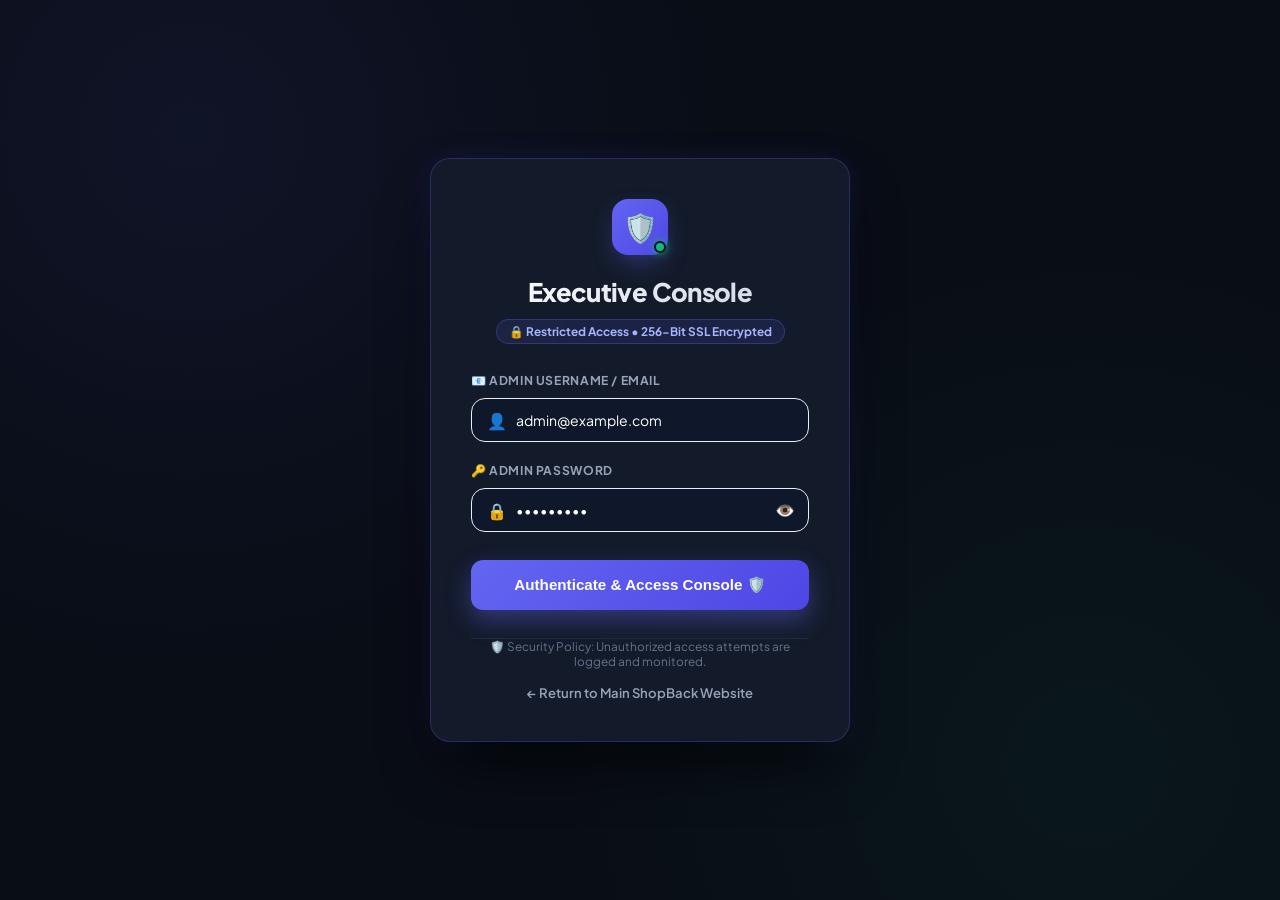
<file: frontend/admin.html>
<!DOCTYPE html>
<html lang="en">
<head>
    <meta charset="UTF-8">
    <meta name="viewport" content="width=device-width, initial-scale=1.0">
    <title>ShopBack — Executive Admin Console</title>
    <link rel="stylesheet" href="style.css?v=2.1.0">
    <link rel="preconnect" href="https://fonts.googleapis.com">
    <link rel="preconnect" href="https://fonts.gstatic.com" crossorigin>
    <link href="https://fonts.googleapis.com/css2?family=Plus+Jakarta+Sans:wght@400;500;600;700;800&family=Inter:wght@400;500;600;700;800&family=Fira+Code:wght@500;600&display=swap" rel="stylesheet">
    <script>
        (function() {
            if (localStorage.getItem('admin_access_token')) {
                document.documentElement.classList.add('admin-authed');
            }
        })();
    </script>
    <style>
        /* Zero-Flicker Instant Auth State Rules */
        html.admin-authed #admin-login-view {
            display: none !important;
        }
        html.admin-authed #admin-dashboard-view {
            display: block !important;
        }
        :root {
            --admin-bg: #090d16;
            --admin-card-bg: rgba(22, 30, 46, 0.85);
            --admin-card-border: rgba(255, 255, 255, 0.08);
            --admin-primary: #6366f1;
            --admin-primary-gradient: linear-gradient(135deg, #6366f1 0%, #4f46e5 100%);
            --admin-text-main: #f8fafc;
            --admin-text-muted: #94a3b8;
        }

        body {
            background-color: var(--admin-bg);
            background-image: 
                radial-gradient(circle at 15% 15%, rgba(99, 102, 241, 0.08) 0%, transparent 40%),
                radial-gradient(circle at 85% 85%, rgba(16, 185, 129, 0.06) 0%, transparent 40%);
            color: var(--admin-text-main);
            font-family: 'Plus Jakarta Sans', -apple-system, BlinkMacSystemFont, sans-serif;
            min-height: 100vh;
            margin: 0;
            padding: 0;
        }

        /* --- Login Screen --- */
        .admin-login-wrapper {
            min-height: 100vh;
            display: flex;
            align-items: center;
            justify-content: center;
            padding: 1.5rem;
        }
        .admin-login-card {
            width: 100%;
            max-width: 420px;
            background: var(--admin-card-bg);
            border: 1px solid var(--admin-card-border);
            border-radius: 20px;
            padding: 2.5rem;
            box-shadow: 0 25px 50px -12px rgba(0, 0, 0, 0.6);
            backdrop-filter: blur(20px);
        }
        .admin-brand-icon {
            width: 56px;
            height: 56px;
            border-radius: 16px;
            background: var(--admin-primary-gradient);
            display: flex;
            align-items: center;
            justify-content: center;
            font-size: 1.75rem;
            margin: 0 auto 1.25rem auto;
            box-shadow: 0 10px 25px -5px rgba(99, 102, 241, 0.4);
        }

        /* --- Executive Top Bar --- */
        .admin-header-nav {
            background: rgba(15, 23, 42, 0.95);
            border-bottom: 1px solid var(--admin-card-border);
            backdrop-filter: blur(16px);
            padding: 0.85rem 2rem;
            display: flex;
            align-items: center;
            justify-content: space-between;
            position: sticky;
            top: 0;
            z-index: 100;
        }
        .admin-logo-area {
            display: flex;
            align-items: center;
            gap: 0.75rem;
        }
        .admin-logo-badge {
            width: 38px;
            height: 38px;
            border-radius: 10px;
            background: var(--admin-primary-gradient);
            display: flex;
            align-items: center;
            justify-content: center;
            font-size: 1.2rem;
            box-shadow: 0 4px 12px rgba(99, 102, 241, 0.3);
        }
        .admin-title {
            font-size: 1.15rem;
            font-weight: 800;
            letter-spacing: -0.02em;
            color: #ffffff;
        }
        .admin-user-pill {
            display: flex;
            align-items: center;
            gap: 0.6rem;
            background: rgba(255, 255, 255, 0.05);
            border: 1px solid var(--admin-card-border);
            padding: 0.4rem 0.9rem;
            border-radius: 50px;
            font-size: 0.82rem;
            font-weight: 600;
            color: #cbd5e1;
        }
        .status-dot {
            width: 8px;
            height: 8px;
            border-radius: 50%;
            background: #10b981;
            box-shadow: 0 0 8px #10b981;
        }

        /* --- Metrics Dashboard Grid --- */
        .admin-content-container {
            max-width: 1320px;
            margin: 2rem auto;
            padding: 0 1.5rem;
        }
        .stat-card-grid {
            display: grid;
            grid-template-columns: repeat(auto-fit, minmax(240px, 1fr));
            gap: 1.25rem;
            margin-bottom: 2rem;
        }
        .stat-card {
            background: var(--admin-card-bg);
            border: 1px solid var(--admin-card-border);
            border-radius: 16px;
            padding: 1.35rem 1.5rem;
            position: relative;
            overflow: hidden;
            box-shadow: 0 10px 25px -5px rgba(0, 0, 0, 0.3);
            backdrop-filter: blur(12px);
            transition: transform 0.2s ease, border-color 0.2s ease;
        }
        .stat-card:hover {
            transform: translateY(-2px);
            border-color: rgba(255, 255, 255, 0.15);
        }
        .stat-card::before {
            content: '';
            position: absolute;
            top: 0;
            left: 0;
            right: 0;
            height: 3px;
        }
        .stat-card.users::before { background: linear-gradient(90deg, #6366f1, #818cf8); }
        .stat-card.links::before { background: linear-gradient(90deg, #38bdf8, #0284c7); }
        .stat-card.comm::before { background: linear-gradient(90deg, #f59e0b, #d97706); }
        .stat-card.profit::before { background: linear-gradient(90deg, #10b981, #059669); }

        .stat-label {
            font-size: 0.78rem;
            font-weight: 700;
            text-transform: uppercase;
            letter-spacing: 0.05em;
            color: var(--admin-text-muted);
            margin-bottom: 0.5rem;
        }
        .stat-value {
            font-size: 1.75rem;
            font-weight: 800;
            letter-spacing: -0.02em;
            font-variant-numeric: tabular-nums;
        }
        .stat-value.users { color: #818cf8; }
        .stat-value.links { color: #38bdf8; }
        .stat-value.comm { color: #fbbf24; }
        .stat-value.profit { color: #34d399; }

        /* --- Segmented Pill Navigation --- */
        .admin-tabs-nav {
            background: rgba(15, 23, 42, 0.8);
            border: 1px solid var(--admin-card-border);
            padding: 5px;
            border-radius: 14px;
            display: flex;
            gap: 6px;
            margin-bottom: 1.75rem;
            overflow-x: auto;
        }
        .admin-tab-btn {
            background: transparent;
            border: none;
            color: var(--admin-text-muted);
            font-family: inherit;
            font-weight: 600;
            font-size: 0.85rem;
            padding: 0.65rem 1.15rem;
            border-radius: 10px;
            cursor: pointer;
            transition: all 0.2s ease;
            white-space: nowrap;
            display: flex;
            align-items: center;
            gap: 0.5rem;
        }
        .admin-tab-btn:hover {
            color: #ffffff;
            background: rgba(255, 255, 255, 0.05);
        }
        .admin-tab-btn.active {
            background: var(--admin-primary-gradient);
            color: #ffffff;
            font-weight: 700;
            box-shadow: 0 4px 14px rgba(99, 102, 241, 0.35);
        }

        /* --- Section Panels & Data Tables --- */
        .admin-panel {
            background: var(--admin-card-bg);
            border: 1px solid var(--admin-card-border);
            border-radius: 20px;
            padding: 1.75rem;
            box-shadow: 0 20px 40px -15px rgba(0, 0, 0, 0.4);
            backdrop-filter: blur(12px);
        }
        .panel-header {
            margin-bottom: 1.25rem;
        }
        .panel-title {
            font-size: 1.25rem;
            font-weight: 800;
            margin: 0 0 0.25rem 0;
            color: #ffffff;
        }
        .panel-subtitle {
            font-size: 0.85rem;
            color: var(--admin-text-muted);
            margin: 0;
        }

        .admin-table-wrapper {
            border: 1px solid var(--admin-card-border);
            border-radius: 12px;
            overflow: hidden;
            background: rgba(15, 23, 42, 0.4);
        }
        .admin-table {
            width: 100%;
            border-collapse: collapse;
            font-size: 0.85rem;
            text-align: left;
        }
        .admin-table th {
            background: rgba(30, 41, 59, 0.9);
            color: #cbd5e1;
            font-weight: 700;
            text-transform: uppercase;
            font-size: 0.72rem;
            letter-spacing: 0.06em;
            padding: 0.85rem 1.15rem;
            border-bottom: 1px solid var(--admin-card-border);
        }
        .admin-table td {
            padding: 0.85rem 1.15rem;
            border-bottom: 1px solid rgba(255, 255, 255, 0.04);
            color: #e2e8f0;
            vertical-align: middle;
        }
        .admin-table tbody tr:hover {
            background: rgba(255, 255, 255, 0.025);
        }
        .admin-table tbody tr:last-child td {
            border-bottom: none;
        }

        /* --- Styled Controls & Buttons --- */
        .btn-action-sm {
            padding: 0.4rem 0.85rem;
            font-size: 0.78rem;
            font-weight: 700;
            border-radius: 8px;
            border: none;
            cursor: pointer;
            transition: transform 0.15s ease, opacity 0.15s ease;
            display: inline-flex;
            align-items: center;
            gap: 0.35rem;
        }
        .btn-action-sm:hover {
            opacity: 0.9;
            transform: translateY(-1px);
        }
        .btn-approve {
            background: linear-gradient(135deg, #10b981 0%, #059669 100%);
            color: #ffffff;
            box-shadow: 0 4px 10px rgba(16, 185, 129, 0.25);
        }
        .btn-reject {
            background: transparent;
            border: 1px solid rgba(239, 68, 68, 0.4);
            color: #f87171;
        }
        .btn-reject:hover {
            background: rgba(239, 68, 68, 0.1);
        }

        /* --- Form Inputs --- */
        .admin-form-input {
            width: 100%;
            background: rgba(15, 23, 42, 0.7);
            border: 1px solid rgba(255, 255, 255, 0.12);
            border-radius: 10px;
            padding: 0.75rem 1rem;
            color: #ffffff;
            font-family: inherit;
            font-size: 0.9rem;
            box-sizing: border-box;
            transition: border-color 0.2s ease, box-shadow 0.2s ease;
        }
        .admin-form-input:focus {
            outline: none;
            border-color: var(--admin-primary);
            box-shadow: 0 0 0 3px rgba(99, 102, 241, 0.25);
        }

        /* --- Centered Toast Notifications & Inline Alerts --- */
        .admin-toast-container {
            position: fixed;
            top: 2rem;
            left: 50%;
            transform: translateX(-50%);
            z-index: 99999;
            display: flex;
            flex-direction: column;
            align-items: center;
            gap: 0.75rem;
            pointer-events: none;
        }

        .admin-toast {
            pointer-events: auto;
            min-width: 320px;
            max-width: 480px;
            padding: 0.9rem 1.4rem;
            border-radius: 14px;
            font-size: 0.88rem;
            font-weight: 700;
            display: flex;
            align-items: center;
            gap: 0.75rem;
            box-shadow: 0 25px 50px -10px rgba(0, 0, 0, 0.7);
            backdrop-filter: blur(20px);
            animation: toastPopCenter 0.35s cubic-bezier(0.16, 1, 0.3, 1) forwards;
        }

        .admin-toast.error {
            background: rgba(220, 38, 38, 0.95);
            color: #ffffff;
            border: 1px solid rgba(255, 255, 255, 0.25);
        }

        .admin-toast.success {
            background: rgba(16, 185, 129, 0.95);
            color: #ffffff;
            border: 1px solid rgba(255, 255, 255, 0.25);
        }

        .admin-toast.info {
            background: rgba(79, 70, 229, 0.95);
            color: #ffffff;
            border: 1px solid rgba(255, 255, 255, 0.25);
        }

        @keyframes toastPopCenter {
            from {
                opacity: 0;
                transform: translateY(-20px) scale(0.92);
            }
            to {
                opacity: 1;
                transform: translateY(0) scale(1);
            }
        }

        .admin-alert-banner {
            padding: 0.85rem 1.15rem;
            border-radius: 12px;
            font-size: 0.84rem;
            font-weight: 600;
            margin-bottom: 1.25rem;
            display: flex;
            align-items: center;
            gap: 0.6rem;
            animation: alertFadeIn 0.25s ease-out;
        }
        .admin-alert-banner.error {
            background: rgba(239, 68, 68, 0.14);
            border: 1px solid rgba(239, 68, 68, 0.4);
            color: #f87171;
        }
        .admin-alert-banner.success {
            background: rgba(16, 185, 129, 0.14);
            border: 1px solid rgba(16, 185, 129, 0.4);
            color: #34d399;
        }
        @keyframes alertFadeIn {
            from { opacity: 0; transform: translateY(-6px); }
            to { opacity: 1; transform: translateY(0); }
        }
    </style>
</head>
<body>
    <!-- Centered Toast Notifications -->
    <div id="toast-container" class="admin-toast-container"></div>

    <!-- Admin Authentication View (Logged Out) -->
    <div id="admin-login-view" class="admin-login-wrapper">
        <div class="admin-login-card" style="position: relative; border: 1px solid rgba(99, 102, 241, 0.25); box-shadow: 0 30px 60px -15px rgba(0, 0, 0, 0.8), 0 0 30px rgba(99, 102, 241, 0.12);">
            
            <!-- Security Header Badge -->
            <div style="text-align: center; margin-bottom: 1.75rem;">
                <div class="admin-brand-icon" style="position: relative;">
                    🛡️
                    <span style="position: absolute; bottom: 2px; right: 2px; width: 12px; height: 12px; border-radius: 50%; background: #10b981; border: 2px solid #090d16; box-shadow: 0 0 8px #10b981;"></span>
                </div>
                <h2 style="font-weight: 800; font-size: 1.6rem; margin: 0 0 0.35rem 0; background: linear-gradient(135deg, #ffffff 0%, #cbd5e1 100%); -webkit-background-clip: text; -webkit-text-fill-color: transparent;">Executive Console</h2>
                <div style="display: inline-flex; align-items: center; gap: 0.4rem; background: rgba(99, 102, 241, 0.12); border: 1px solid rgba(99, 102, 241, 0.3); padding: 0.25rem 0.75rem; border-radius: 50px; font-size: 0.74rem; font-weight: 700; color: #a5b4fc; margin-top: 0.35rem;">
                    🔒 Restricted Access • 256-Bit SSL Encrypted
                </div>
            </div>

            <!-- Inline Alert Banner Container for Login Errors / Alerts -->
            <div id="admin-alert-banner" class="hidden"></div>

            <!-- Login Form -->
            <form id="admin-login-form">
                <div class="input-group">
                    <label style="font-size: 0.76rem; font-weight: 700; color: var(--admin-text-muted); text-transform: uppercase; letter-spacing: 0.05em; display: flex; align-items: center; gap: 0.35rem;">
                        📧 Admin Username / Email
                    </label>
                    <div style="position: relative; margin-top: 6px;">
                        <input type="email" id="admin-email" class="admin-form-input" required placeholder="admin@example.com" value="admin@example.com" style="padding-left: 2.75rem;">
                        <span style="position: absolute; left: 1rem; top: 50%; transform: translateY(-50%); font-size: 1rem; color: #64748b;">👤</span>
                    </div>
                </div>

                <div class="input-group" style="margin-top: 1.25rem;">
                    <label style="font-size: 0.76rem; font-weight: 700; color: var(--admin-text-muted); text-transform: uppercase; letter-spacing: 0.05em; display: flex; align-items: center; gap: 0.35rem;">
                        🔑 Admin Password
                    </label>
                    <div style="position: relative; margin-top: 6px;">
                        <input type="password" id="admin-password" class="admin-form-input" required placeholder="••••••••" value="Admin123!" style="padding-left: 2.75rem; padding-right: 2.75rem;">
                        <span style="position: absolute; left: 1rem; top: 50%; transform: translateY(-50%); font-size: 1rem; color: #64748b;">🔒</span>
                        <button type="button" id="toggle-admin-pass-btn" style="position: absolute; right: 0.85rem; top: 50%; transform: translateY(-50%); background: none; border: none; color: #94a3b8; cursor: pointer; font-size: 1rem; padding: 0;" title="Toggle Password Visibility">
                            👁️
                        </button>
                    </div>
                </div>

                <button type="submit" class="action-btn" style="margin-top: 1.75rem; width: 100%; height: 50px; background: var(--admin-primary-gradient); border: none; font-weight: 700; font-size: 0.95rem; border-radius: 12px; box-shadow: 0 10px 25px rgba(99, 102, 241, 0.4); cursor: pointer; transition: transform 0.15s ease, box-shadow 0.15s ease;">
                    Authenticate & Access Console 🛡️
                </button>
            </form>

            <div style="margin-top: 1.75rem; pt: 1rem; border-top: 1px solid rgba(255, 255, 255, 0.06); text-align: center;">
                <p style="font-size: 0.74rem; color: #64748b; margin: 0 0 0.85rem 0;">
                    🛡️ Security Policy: Unauthorized access attempts are logged and monitored.
                </p>
                <a href="/" style="color: var(--admin-text-muted); font-size: 0.82rem; text-decoration: none; font-weight: 600; transition: color 0.2s ease;">
                    ← Return to Main ShopBack Website
                </a>
            </div>
        </div>
    </div>

    <!-- Admin Dashboard Main View (Protected - Logged In) -->
    <div id="admin-dashboard-view" class="hidden">
        <!-- Top Bar -->
        <header class="admin-header-nav">
            <div class="admin-logo-area">
                <div class="admin-logo-badge">🛡️</div>
                <span class="admin-title">ShopBack Console</span>
            </div>
            <div style="display: flex; align-items: center; gap: 1rem;">
                <div class="admin-user-pill">
                    <span class="status-dot"></span>
                    <span id="admin-user-badge">System Admin (admin@example.com)</span>
                </div>
                <button id="admin-logout-btn" class="nav-btn alt-btn" style="border-color: rgba(255,255,255,0.15); color: #f1f5f9; padding: 0.45rem 1rem; font-size: 0.82rem;">Logout 🔒</button>
            </div>
        </header>

        <main class="admin-content-container">
            <!-- Executive Stat Cards -->
            <div class="stat-card-grid">
                <div class="stat-card users">
                    <div class="stat-label">👥 Total Registered Users</div>
                    <div id="admin-metric-users" class="stat-value users">0</div>
                </div>
                <div class="stat-card links">
                    <div class="stat-label">🔗 Generated Links & Clicks</div>
                    <div id="admin-metric-links" class="stat-value links">0 links</div>
                </div>
                <div class="stat-card comm">
                    <div class="stat-label">💰 Merchant Commission</div>
                    <div id="admin-metric-comm" class="stat-value comm">₱0.00</div>
                </div>
                <div class="stat-card profit">
                    <div class="stat-label">💎 Net Admin Profit (90%)</div>
                    <div id="admin-metric-profit" class="stat-value profit">₱0.00</div>
                </div>
            </div>

            <!-- Segmented Pill Subtabs -->
            <div class="admin-tabs-nav">
                <button class="admin-tab-btn active" data-tab="adm-tab-users"><span>👥</span> User Directory</button>
                <button class="admin-tab-btn" data-tab="adm-tab-links"><span>🔗</span> Generated Links</button>
                <button class="admin-tab-btn" data-tab="adm-tab-conversions"><span>📜</span> Conversion Ledger</button>
                <button class="admin-tab-btn" data-tab="adm-tab-withdrawals"><span>💳</span> Withdrawal Requests</button>
                <button class="admin-tab-btn" data-tab="adm-tab-test"><span>🧪</span> Webhook Simulation</button>
            </div>

            <!-- Panel 1: User Management -->
            <div id="adm-tab-users" class="admin-tab-panel admin-panel">
                <div class="panel-header">
                    <h3 class="panel-title">👥 Registered User Directory</h3>
                    <p class="panel-subtitle">Manage registered platform accounts, monitor user cashback activity, and track balances.</p>
                </div>
                <div class="admin-table-wrapper">
                    <table class="admin-table">
                        <thead>
                            <tr>
                                <th>User ID</th>
                                <th>Name</th>
                                <th>Email</th>
                                <th>Role</th>
                                <th>Est. Cashback</th>
                                <th>Pending</th>
                                <th>Available</th>
                                <th>Paid Out</th>
                                <th>Status</th>
                            </tr>
                        </thead>
                        <tbody id="admin-users-body">
                            <tr><td colspan="9" class="empty-msg">Loading user directory...</td></tr>
                        </tbody>
                    </table>
                </div>
            </div>

            <!-- Panel 2: All Generated Links -->
            <div id="adm-tab-links" class="admin-tab-panel admin-panel hidden">
                <div class="panel-header">
                    <h3 class="panel-title">🔗 System-Wide Generated Links</h3>
                    <p class="panel-subtitle">Audit tracked affiliate deeplinks and click counts across all user accounts.</p>
                </div>
                <div class="admin-table-wrapper">
                    <table class="admin-table">
                        <thead>
                            <tr>
                                <th>ID</th>
                                <th>User</th>
                                <th>Tracking ID</th>
                                <th>Sub2 (User ID)</th>
                                <th>Sub3 (App)</th>
                                <th>Clicks</th>
                                <th>Original Product URL</th>
                                <th>Created At</th>
                            </tr>
                        </thead>
                        <tbody id="admin-links-body">
                            <tr><td colspan="8" class="empty-msg">Loading generated links...</td></tr>
                        </tbody>
                    </table>
                </div>
            </div>

            <!-- Panel 3: All Conversions -->
            <div id="adm-tab-conversions" class="admin-tab-panel admin-panel hidden">
                <div class="panel-header">
                    <h3 class="panel-title">📜 Conversion Callback History Ledger</h3>
                    <p class="panel-subtitle">Real-time financial breakdown of merchant sales, user cashbacks (10%), and net admin profits (90%).</p>
                </div>
                <div class="admin-table-wrapper">
                    <table class="admin-table">
                        <thead>
                            <tr>
                                <th>Conversion ID</th>
                                <th>Order ID</th>
                                <th>User</th>
                                <th>Merchant</th>
                                <th>Commission</th>
                                <th>User Cashback (10%)</th>
                                <th>Admin Profit (90%)</th>
                                <th>Status</th>
                                <th>Date</th>
                            </tr>
                        </thead>
                        <tbody id="admin-conversions-body">
                            <tr><td colspan="9" class="empty-msg">Loading conversion history...</td></tr>
                        </tbody>
                    </table>
                </div>
            </div>

            <!-- Panel 4: Withdrawal Approvals -->
            <div id="adm-tab-withdrawals" class="admin-tab-panel admin-panel hidden">
                <div class="panel-header">
                    <h3 class="panel-title">💳 Pending Cashout Requests</h3>
                    <p class="panel-subtitle">Review user cash withdrawal submissions and authorize GCash/Bank payouts.</p>
                </div>
                <div class="admin-table-wrapper">
                    <table class="admin-table">
                        <thead>
                            <tr>
                                <th>Request ID</th>
                                <th>User ID</th>
                                <th>Amount (PHP)</th>
                                <th>Payment Method / Account</th>
                                <th>Status</th>
                                <th>Approval Action</th>
                            </tr>
                        </thead>
                        <tbody id="admin-withdrawals-body">
                            <tr><td colspan="6" class="empty-msg">Loading withdrawal requests...</td></tr>
                        </tbody>
                    </table>
                </div>
            </div>

            <!-- Panel 5: Webhook Simulation -->
            <div id="adm-tab-test" class="admin-tab-panel admin-panel hidden">
                <div class="panel-header">
                    <h3 class="panel-title">🧪 Simulate Involve Asia Webhook Conversion</h3>
                    <p class="panel-subtitle">Send a test callback payload to verify commission calculations, status transitions, and wallet updates.</p>
                </div>
                <form id="admin-test-conv-form" style="max-width: 540px; margin-top: 1rem;">
                    <div class="input-group">
                        <label style="color: var(--admin-text-muted); font-weight: 700; font-size: 0.78rem; text-transform: uppercase; letter-spacing: 0.04em;">Tracking ID (aff_sub1)</label>
                        <input type="text" id="adm-sim-tracking-id" class="admin-form-input" required placeholder="Paste Tracking UUID from generated links" style="margin-top: 6px;">
                    </div>
                    <div style="display: grid; grid-template-columns: 1fr 1fr; gap: 1rem; margin-top: 1.25rem;">
                        <div class="input-group">
                            <label style="color: var(--admin-text-muted); font-weight: 700; font-size: 0.78rem; text-transform: uppercase; letter-spacing: 0.04em;">Merchant Name</label>
                            <input type="text" id="adm-sim-merchant" class="admin-form-input" required value="Shopee" style="margin-top: 6px;">
                        </div>
                        <div class="input-group">
                            <label style="color: var(--admin-text-muted); font-weight: 700; font-size: 0.78rem; text-transform: uppercase; letter-spacing: 0.04em;">Total Commission (PHP)</label>
                            <input type="number" id="adm-sim-commission" class="admin-form-input" step="0.01" min="1" required value="100.00" style="margin-top: 6px;">
                        </div>
                    </div>
                    <div class="input-group" style="margin-top: 1.25rem;">
                        <label style="color: var(--admin-text-muted); font-weight: 700; font-size: 0.78rem; text-transform: uppercase; letter-spacing: 0.04em;">Conversion Status</label>
                        <select id="adm-sim-status" class="admin-form-input" style="margin-top: 6px;">
                            <option value="pending">pending (Hold until advertiser validation)</option>
                            <option value="approved">approved (Credit user wallet & admin profit)</option>
                            <option value="rejected">rejected (Cancel pending cashback)</option>
                        </select>
                    </div>
                    <button type="submit" class="action-btn" style="margin-top: 1.75rem; width: 100%; height: 48px; background: linear-gradient(135deg, #10b981 0%, #059669 100%); border: none; font-weight: 700; border-radius: 12px; box-shadow: 0 8px 20px rgba(16, 185, 129, 0.3);">
                        🚀 Trigger Test Webhook Conversion
                    </button>
                </form>
            </div>
        </main>
    </div>

    <script src="admin.js?v=2.1.0"></script>
</body>
</html>
</file>
<file: frontend/style.css>
/* ==========================================================================
   ShopBack - Enterprise FinTech Mobile & Desktop Design System
   Exact Visual Replication of ShopBack Reference UI
   ========================================================================== */

:root {
    /* Fonts */
    --font-heading: 'Plus Jakarta Sans', -apple-system, BlinkMacSystemFont, 'Segoe UI', Roboto, sans-serif;
    --font-body: 'Inter', -apple-system, BlinkMacSystemFont, 'Segoe UI', Roboto, sans-serif;
    --font-mono: 'Fira Code', ui-monospace, SFMono-Regular, monospace;

    /* Color Palette matching Reference Shot */
    --color-primary: #5B5FEF;
    --color-primary-hover: #4A50E0;
    --color-primary-light: #EEF0FF;
    --color-primary-gradient: linear-gradient(135deg, #5B5FEF 0%, #4347D9 100%);
    --color-secondary: #7C6BFF;

    --color-bg: #F6F8FC;
    --color-card: #FFFFFF;
    --color-surface-secondary: #F8FAFC;
    --color-border: #E8ECF3;
    --color-border-hover: #D1D5DB;

    --color-text-primary: #111827;
    --color-text-secondary: #6B7280;
    --color-text-muted: #6B7280;
    --color-text-subtle: #9CA3AF;

    /* Status Colors */
    --color-success: #22C55E;
    --color-success-bg: #E6F4EA;
    --color-success-border: #C3E6CD;
    --color-success-text: #137333;

    --color-warning: #F59E0B;
    --color-warning-bg: #FEF3C7;
    --color-warning-border: #FDE68A;
    --color-warning-text: #B45309;

    --color-danger: #EF4444;
    --color-danger-bg: #FEF2F2;
    --color-danger-border: #FEE2E2;
    --color-danger-text: #B91C1C;

    --color-info: #3B82F6;
    --color-info-bg: #E8F0FE;
    --color-info-border: #C2E7FF;
    --color-info-text: #1A73E8;

    --color-gray-badge: #F3F4F6;
    --color-gray-badge-text: #4B5563;

    /* Shadows & Radii */
    --shadow-xs: 0 1px 2px 0 rgba(17, 24, 39, 0.03);
    --shadow-sm: 0 2px 8px 0 rgba(17, 24, 39, 0.04);
    --shadow-card: 0 8px 24px -4px rgba(17, 24, 39, 0.04), 0 2px 6px -2px rgba(17, 24, 39, 0.02);
    --shadow-glow: 0 8px 24px rgba(91, 95, 239, 0.35);

    --radius-sm: 10px;
    --radius-md: 14px;
    --radius-lg: 20px;
    --radius-xl: 24px;
    --radius-full: 9999px;

    --transition-fast: 0.15s cubic-bezier(0.4, 0, 0.2, 1);
    --transition-normal: 0.25s cubic-bezier(0.4, 0, 0.2, 1);
}

/* Base Reset */
*, *::before, *::after {
    box-sizing: border-box;
    margin: 0;
    padding: 0;
}

.hidden {
    display: none !important;
}

body {
    font-family: var(--font-body);
    font-size: 15px;
    background-color: var(--color-bg);
    color: var(--color-text-primary);
    min-height: 100vh;
    display: flex;
    flex-direction: column;
    -webkit-font-smoothing: antialiased;
    overflow-x: hidden;
}

h1, h2, h3, h4, h5, h6 {
    font-family: var(--font-heading);
    letter-spacing: -0.025em;
    color: var(--color-text-primary);
}

/* Toast System */
.toast-container {
    position: fixed;
    top: 20px;
    right: 20px;
    z-index: 9999;
    display: flex;
    flex-direction: column;
    gap: 10px;
    pointer-events: none;
    max-width: 380px;
    width: calc(100vw - 40px);
}

.toast-item {
    pointer-events: auto;
    display: flex;
    align-items: center;
    gap: 12px;
    padding: 14px 18px;
    background: #FFFFFF;
    border: 1px solid var(--color-border);
    border-radius: var(--radius-md);
    box-shadow: 0 10px 30px rgba(0,0,0,0.08);
}

.toast-icon { font-size: 18px; }
.toast-title { font-size: 13px; font-weight: 700; }
.toast-msg { font-size: 12px; color: var(--color-text-secondary); }

/* ==========================================================================
   TOP NAVIGATION BAR
   ========================================================================== */
.top-nav {
    display: flex;
    justify-content: space-between;
    align-items: center;
    height: 64px;
    padding: 0 24px;
    background: rgba(255, 255, 255, 0.95);
    backdrop-filter: blur(12px);
    -webkit-backdrop-filter: blur(12px);
    border-bottom: 1px solid var(--color-border);
    position: sticky;
    top: 0;
    z-index: 500;
}

.nav-left-brand {
    display: flex;
    align-items: center;
    gap: 16px;
}

.logo {
    display: flex;
    align-items: center;
    gap: 8px;
    text-decoration: none;
    cursor: pointer;
}

.logo-icon-box {
    width: 36px;
    height: 36px;
    border-radius: 10px;
    background: linear-gradient(135deg, #EEF0FF 0%, #E0E4FF 100%);
    border: 1px solid #D6DBFF;
    display: flex;
    align-items: center;
    justify-content: center;
    font-size: 18px;
    box-shadow: 0 2px 8px rgba(91, 95, 239, 0.15);
}

.logo-text {
    font-family: var(--font-heading);
    font-size: 22px;
    font-weight: 800;
    color: #111827;
    letter-spacing: -0.03em;
}

.logo-text span {
    color: var(--color-primary);
}

.nav-user-area {
    display: flex;
    align-items: center;
    gap: 16px;
}

.nav-icon-btn {
    width: 40px;
    height: 40px;
    border-radius: 50%;
    border: 1px solid var(--color-border);
    background: #FFFFFF;
    cursor: pointer;
    display: flex;
    align-items: center;
    justify-content: center;
    font-size: 16px;
    position: relative;
    color: #374151;
    transition: all var(--transition-fast);
}

.nav-icon-btn:hover {
    background: var(--color-bg);
    border-color: var(--color-border-hover);
}

.notif-badge {
    position: absolute;
    top: -2px;
    right: -2px;
    background: #EF4444;
    color: #FFFFFF;
    font-size: 10px;
    font-weight: 800;
    width: 18px;
    height: 18px;
    border-radius: 50%;
    display: flex;
    align-items: center;
    justify-content: center;
    border: 2px solid #FFFFFF;
}

.notif-drawer {
    position: absolute;
    top: 50px;
    right: 0;
    width: 340px;
    background: #FFFFFF;
    border: 1px solid var(--color-border);
    border-radius: var(--radius-lg);
    box-shadow: 0 16px 40px rgba(0,0,0,0.1);
    z-index: 600;
    overflow: hidden;
}

.notif-header {
    padding: 14px 18px;
    border-bottom: 1px solid var(--color-border);
    display: flex;
    justify-content: space-between;
    align-items: center;
    font-weight: 700;
    font-size: 14px;
}

.close-notif {
    background: none;
    border: none;
    font-size: 16px;
    cursor: pointer;
    color: var(--color-text-muted);
}

.notif-list {
    max-height: 300px;
    overflow-y: auto;
    padding: 12px;
}

.user-avatar-btn {
    display: flex;
    align-items: center;
    gap: 6px;
    background: none;
    border: none;
    cursor: pointer;
}

.avatar-img {
    width: 36px;
    height: 36px;
    border-radius: 50%;
    background: #F0F2FE;
    object-fit: cover;
    border: 1px solid var(--color-border);
}

.user-badge {
    display: flex;
    align-items: center;
    gap: 10px;
}

#user-name {
    font-size: 13px;
    font-weight: 600;
    color: var(--color-text-primary);
    max-width: 140px;
    overflow: hidden;
    text-overflow: ellipsis;
    white-space: nowrap;
}

@media (max-width: 420px) {
    #user-name { display: none !important; }
}

/* ==========================================================================
   APP CONTAINER & LAYOUT
   ========================================================================== */
.app-container {
    max-width: 580px;
    width: 100%;
    margin: 0 auto;
    padding: 16px 16px 32px 16px; /* No fixed bottom nav on desktop */
    display: flex;
    flex-direction: column;
    gap: 16px;
}

@media (min-width: 900px) {
    .app-container {
        max-width: 820px;
        padding: 24px 24px 32px 24px;
        gap: 20px;
    }
}

/* Desktop Tabs Bar */
.tabs-nav {
    display: flex;
    align-items: center;
    gap: 6px;
    background: #FFFFFF;
    padding: 5px;
    border-radius: var(--radius-xl);
    border: 1px solid var(--color-border);
    box-shadow: var(--shadow-xs);
    width: fit-content;
    margin-bottom: 4px;
}

.tab-btn {
    display: flex;
    align-items: center;
    gap: 6px;
    padding: 8px 18px;
    border-radius: var(--radius-md);
    border: none;
    background: transparent;
    color: var(--color-text-secondary);
    font-size: 14px;
    font-weight: 600;
    cursor: pointer;
    transition: all var(--transition-fast);
}

.tab-btn:hover { background: var(--color-bg); }

.tab-btn.active {
    background: var(--color-primary);
    color: #FFFFFF;
}

.tab-content { display: none; }
.tab-content.active { display: block; }

/* Mobile Bottom Navigation Bar */
.mobile-bottom-nav {
    position: fixed;
    bottom: 0;
    left: 0;
    right: 0;
    height: 64px;
    background: rgba(255, 255, 255, 0.96);
    backdrop-filter: blur(16px);
    -webkit-backdrop-filter: blur(16px);
    border-top: 1px solid var(--color-border);
    z-index: 900;
    display: none; /* Hidden on desktop — shown only on mobile via media query */
    justify-content: space-around;
    align-items: center;
    padding: 0 6px;
    box-shadow: 0 -4px 20px rgba(0,0,0,0.04);
}

.mobile-nav-item {
    display: flex;
    flex-direction: column;
    align-items: center;
    gap: 3px;
    font-size: 11px;
    font-weight: 600;
    color: #9CA3AF;
    text-decoration: none;
    border: none;
    background: none;
    cursor: pointer;
    width: 20%;
    position: relative;
}

.mobile-nav-item .mobile-icon {
    font-size: 20px;
    transition: transform var(--transition-fast);
}

.mobile-nav-item.active {
    color: var(--color-primary);
}

.mobile-nav-item.active .mobile-icon {
    transform: translateY(-2px) scale(1.1);
}

.cart-count-pill {
    position: absolute;
    top: -2px;
    right: 22px;
    background: #3B82F6;
    color: #FFFFFF;
    font-size: 10px;
    font-weight: 800;
    width: 16px;
    height: 16px;
    border-radius: 50%;
    display: flex;
    align-items: center;
    justify-content: center;
}

/* ==========================================================================
   CARDS SYSTEM
   ========================================================================== */
.card {
    background: #FFFFFF;
    border: 1px solid var(--color-border);
    border-radius: var(--radius-xl);
    padding: 24px;
    box-shadow: var(--shadow-card);
}

/* 1. Top Quick Wallet Summary Card (Reference Shot Card 1) */
.quick-wallet-card {
    background: #FFFFFF;
    border: 1px solid var(--color-border);
    border-radius: var(--radius-xl);
    padding: 20px 24px;
    display: flex;
    align-items: center;
    gap: 16px;
    box-shadow: var(--shadow-card);
}

.wallet-3d-icon {
    width: 64px;
    height: 64px;
    border-radius: 18px;
    background: linear-gradient(135deg, #EEF2FF 0%, #E0E7FF 100%);
    display: flex;
    align-items: center;
    justify-content: center;
    font-size: 32px;
    flex-shrink: 0;
}

.wallet-summary-details {
    display: flex;
    align-items: center;
    width: 100%;
    gap: 16px;
}

.wallet-column {
    flex: 1;
    display: flex;
    flex-direction: column;
    gap: 2px;
}

.wallet-column .label-text {
    font-size: 13px;
    font-weight: 500;
    color: var(--color-text-secondary);
}

.wallet-column .amount-row {
    display: flex;
    align-items: center;
    gap: 8px;
    margin-top: 2px;
}

.wallet-column .amount-num {
    font-family: var(--font-heading);
    font-size: 24px;
    font-weight: 800;
    color: var(--color-text-primary);
    line-height: 1.1;
}

.wallet-column .growth-pill {
    font-size: 11px;
    font-weight: 700;
    color: #15803D;
    background: #E6F4EA;
    padding: 2px 6px;
    border-radius: 6px;
}

.wallet-column .sub-note {
    font-size: 12px;
    color: var(--color-text-subtle);
    margin-top: 2px;
}

.wallet-divider {
    width: 1px;
    height: 48px;
    background: var(--color-border);
}

.wallet-chevron-btn {
    background: none;
    border: none;
    font-size: 18px;
    color: var(--color-text-subtle);
    cursor: pointer;
    padding: 4px;
}

/* 2. Hero & Link Generator Card (Reference Shot Card 2) */
.hero-generator-card {
    background: #FFFFFF;
    border: 1px solid var(--color-border);
    border-radius: var(--radius-xl);
    padding: 24px;
    box-shadow: var(--shadow-card);
    display: flex;
    flex-direction: column;
    gap: 20px;
    position: relative;
    overflow: hidden;
}

.hero-banner-top {
    display: flex;
    justify-content: space-between;
    align-items: flex-start;
}

.hero-text-content {
    display: flex;
    flex-direction: column;
    gap: 6px;
}

.earn-badge-pill {
    display: inline-flex;
    align-items: center;
    gap: 4px;
    padding: 4px 12px;
    border-radius: var(--radius-full);
    background: #F0F2FE;
    border: 1px solid #D6DBFF;
    color: var(--color-primary);
    font-size: 12px;
    font-weight: 700;
    width: fit-content;
}

.hero-main-title {
    font-family: var(--font-heading);
    font-size: 28px;
    font-weight: 800;
    color: #111827;
    line-height: 1.15;
    letter-spacing: -0.03em;
}

.hero-sub-description {
    font-size: 14px;
    color: var(--color-text-secondary);
    line-height: 1.45;
}

.hero-3d-illustration {
    font-size: 64px;
    line-height: 1;
    flex-shrink: 0;
}

/* Input Section Form */
.generator-input-form {
    display: flex;
    flex-direction: column;
    gap: 14px;
    width: 100%;
}

.url-input-container {
    position: relative;
    width: 100%;
    display: flex;
    align-items: center;
}

.url-input-icon {
    position: absolute;
    left: 16px;
    font-size: 18px;
    color: #9CA3AF;
    pointer-events: none;
}

.url-input-field {
    width: 100%;
    height: 52px;
    padding: 0 100px 0 46px;
    border-radius: var(--radius-md);
    border: 1.5px solid var(--color-border);
    background: #FFFFFF;
    font-size: 14px;
    color: var(--color-text-primary);
    transition: all var(--transition-fast);
}

.url-input-field:focus {
    outline: none;
    border-color: var(--color-primary);
    box-shadow: 0 0 0 3.5px rgba(91, 95, 239, 0.15);
}

.paste-action-btn {
    position: absolute;
    right: 6px;
    height: 40px;
    padding: 0 14px;
    border-radius: 10px;
    background: #F0F2FE;
    border: 1px solid #D6DBFF;
    color: var(--color-primary);
    font-size: 13px;
    font-weight: 700;
    cursor: pointer;
    display: flex;
    align-items: center;
    gap: 4px;
    transition: all var(--transition-fast);
}

.paste-action-btn:hover {
    background: #E5E8FE;
}

.generate-cta-btn {
    width: 100%;
    height: 54px;
    border-radius: var(--radius-md);
    background: var(--color-primary-gradient);
    border: none;
    color: #FFFFFF;
    cursor: pointer;
    display: flex;
    flex-direction: column;
    align-items: center;
    justify-content: center;
    box-shadow: var(--shadow-glow);
    transition: all var(--transition-fast);
}

.generate-cta-btn:hover {
    transform: translateY(-1px);
    box-shadow: 0 10px 28px rgba(91, 95, 239, 0.45);
}

.generate-cta-btn:active {
    transform: translateY(0);
}

.btn-main-text {
    font-family: var(--font-heading);
    font-size: 16px;
    font-weight: 700;
}

.btn-sub-info {
    font-size: 11px;
    opacity: 0.85;
    font-weight: 500;
}

/* Merchant Pills Group */
.merchant-pills-row {
    display: grid;
    grid-template-columns: repeat(3, 1fr);
    gap: 10px;
    margin-top: 2px;
}

.merchant-card-pill {
    display: flex;
    align-items: center;
    justify-content: center;
    gap: 8px;
    height: 44px;
    border-radius: var(--radius-md);
    border: 1px solid var(--color-border);
    background: #FFFFFF;
    font-size: 13px;
    font-weight: 700;
    color: var(--color-text-primary);
    box-shadow: var(--shadow-xs);
}

.merchant-card-pill.shopee {
    background: #FFF5ED;
    border-color: #FFE4D6;
    color: #EE4D2D;
}

.merchant-card-pill.lazada {
    background: #FFF0F5;
    border-color: #FFD6E5;
    color: #0F146D;
}

.merchant-card-pill.tiktok {
    background: #F8FAFC;
    border-color: #E2E8F0;
    color: #000000;
}

.hero-trust-footer {
    display: flex;
    align-items: center;
    justify-content: center;
    gap: 8px;
    font-size: 12px;
    color: var(--color-text-subtle);
    font-weight: 500;
    margin-top: 4px;
}

/* Generator Result Card & Product Preview */
.result-section {
    width: 100%;
    margin-top: 16px;
}

.error-msg-box {
    padding: 14px 18px;
    background: var(--color-danger-bg);
    border: 1px solid var(--color-danger-border);
    border-radius: var(--radius-md);
    color: var(--color-danger-text);
    font-size: 13px;
    font-weight: 600;
    margin-bottom: 16px;
}

.product-preview {
    display: flex;
    flex-direction: column;
    align-items: center;
    gap: 14px;
    padding: 20px 16px;
    background: var(--color-bg);
    border: 1px solid var(--color-border);
    border-radius: var(--radius-lg);
    margin-bottom: 18px;
    text-align: center;
}

.preview-img-wrapper {
    width: 200px;
    height: 200px;
    border-radius: var(--radius-lg);
    overflow: hidden;
    background: #FFFFFF;
    border: 1px solid var(--color-border);
    box-shadow: 0 4px 16px rgba(0,0,0,0.08);
    flex-shrink: 0;
}

.preview-img-wrapper img {
    width: 100%;
    height: 100%;
    object-fit: contain;
    padding: 8px;
}

.preview-details {
    display: flex;
    flex-direction: column;
    align-items: center;
    gap: 8px;
    width: 100%;
}

.preview-details h3 {
    font-size: 16px;
    font-weight: 700;
    color: var(--color-text-primary);
    line-height: 1.35;
    max-width: 280px;
}

.cashback-rate-badge {
    display: inline-flex;
    align-items: center;
    gap: 4px;
    padding: 3px 10px;
    border-radius: var(--radius-full);
    background: var(--color-success-bg);
    border: 1px solid var(--color-success-border);
    color: var(--color-success-text);
    font-size: 12px;
    font-weight: 700;
    width: fit-content;
}

.checkout-btn {
    display: inline-flex;
    align-items: center;
    justify-content: center;
    gap: 6px;
    padding: 12px 24px;
    border-radius: var(--radius-md);
    background: linear-gradient(135deg, #22C55E 0%, #16A34A 100%);
    color: #FFFFFF;
    font-size: 15px;
    font-weight: 700;
    text-decoration: none;
    box-shadow: 0 4px 14px rgba(34, 197, 94, 0.3);
}

.nav-btn, .action-btn {
    display: inline-flex;
    align-items: center;
    justify-content: center;
    gap: 6px;
    padding: 10px 20px;
    border-radius: var(--radius-md);
    font-size: 14px;
    font-weight: 600;
    cursor: pointer;
    border: none;
    outline: none;
    text-decoration: none;
    transition: all var(--transition-fast);
}

.nav-btn, .action-btn:not(.alt-btn) {
    background: var(--color-primary);
    color: #FFFFFF;
}

.alt-btn {
    background: #FFFFFF !important;
    border: 1px solid var(--color-border) !important;
    color: var(--color-text-primary) !important;
}

.loader {
    width: 20px;
    height: 20px;
    border: 2.5px solid rgba(255, 255, 255, 0.3);
    border-radius: 50%;
    border-top-color: #FFFFFF;
    animation: spin 0.8s linear infinite;
}

@keyframes spin { to { transform: rotate(360deg); } }

/* 3. Recent Links Card (Reference Shot Card 3) */
.recent-links-card {
    background: #FFFFFF;
    border: 1px solid var(--color-border);
    border-radius: var(--radius-xl);
    padding: 24px;
    box-shadow: var(--shadow-card);
    display: flex;
    flex-direction: column;
    gap: 16px;
}

.card-header-row {
    display: flex;
    justify-content: space-between;
    align-items: center;
}

.card-header-title {
    font-family: var(--font-heading);
    font-size: 18px;
    font-weight: 700;
    color: #111827;
}

.card-header-action {
    font-size: 13px;
    font-weight: 600;
    color: var(--color-text-secondary);
    text-decoration: none;
    display: flex;
    align-items: center;
    gap: 2px;
    cursor: pointer;
}

.recent-links-list {
    display: flex;
    flex-direction: column;
    gap: 12px;
}

.recent-link-item {
    display: flex;
    align-items: center;
    gap: 14px;
    padding: 12px 14px;
    border-radius: var(--radius-lg);
    border: 1px solid var(--color-border);
    background: #FFFFFF;
    transition: all var(--transition-fast);
}

.recent-link-item:hover {
    border-color: var(--color-border-hover);
    box-shadow: var(--shadow-xs);
}

.item-thumb-box {
    width: 64px;
    height: 64px;
    border-radius: var(--radius-md);
    display: flex;
    align-items: center;
    justify-content: center;
    font-size: 28px;
    flex-shrink: 0;
}

.item-thumb-box.nike { background: #FF5400; color: #FFFFFF; }
.item-thumb-box.sony { background: #8B5CF6; color: #FFFFFF; }
.item-thumb-box.powerbank { background: #A7F3D0; color: #111827; }

.item-details-col {
    flex: 1;
    display: flex;
    flex-direction: column;
    gap: 4px;
}

.item-product-name {
    font-size: 15px;
    font-weight: 700;
    color: #111827;
}

.item-store-row {
    display: flex;
    align-items: center;
    gap: 6px;
    font-size: 13px;
    color: var(--color-text-secondary);
}

.item-right-col {
    display: flex;
    align-items: center;
    gap: 10px;
}

.item-status-block {
    display: flex;
    flex-direction: column;
    align-items: flex-end;
    gap: 4px;
}

.item-cashback-amount {
    font-family: var(--font-heading);
    font-size: 16px;
    font-weight: 800;
    color: #16A34A;
}

.badge-pill {
    display: inline-flex;
    align-items: center;
    gap: 4px;
    padding: 2px 8px;
    border-radius: var(--radius-full);
    font-size: 11px;
    font-weight: 700;
}

.badge-pill.confirmed { background: #E6F4EA; color: #137333; }
.badge-pill.pending { background: #E8F0FE; color: #1A73E8; }
.badge-pill.tracking { background: #FEF3C7; color: #B45309; }

.item-chevron {
    font-size: 16px;
    color: #D1D5DB;
}

/* 4. How Cashback Works (Reference Shot Card 4) */
.how-it-works-card {
    background: #FFFFFF;
    border: 1px solid var(--color-border);
    border-radius: var(--radius-xl);
    padding: 24px;
    box-shadow: var(--shadow-card);
    display: flex;
    flex-direction: column;
    gap: 20px;
}

.workflow-stepper-grid {
    display: grid;
    grid-template-columns: repeat(4, 1fr);
    gap: 12px;
    position: relative;
}

@media (max-width: 640px) {
    .workflow-stepper-grid {
        grid-template-columns: repeat(2, 1fr);
        gap: 16px;
    }
}

.workflow-node-col {
    display: flex;
    flex-direction: column;
    align-items: center;
    text-align: center;
    gap: 8px;
    position: relative;
}

.node-icon-circle {
    width: 48px;
    height: 48px;
    border-radius: 50%;
    display: flex;
    align-items: center;
    justify-content: center;
    font-size: 22px;
    box-shadow: var(--shadow-xs);
}

.node-icon-circle.node-1 { background: #F0F2FE; color: #5B5FEF; }
.node-icon-circle.node-2 { background: #EFF6FF; color: #2563EB; }
.node-icon-circle.node-3 { background: #E6F4EA; color: #16A34A; }
.node-icon-circle.node-4 { background: #FEF3C7; color: #D97706; }

.node-step-pill {
    display: inline-flex;
    align-items: center;
    gap: 4px;
    font-size: 12px;
    font-weight: 700;
    color: #111827;
}

.node-step-pill .num-circle {
    width: 18px;
    height: 18px;
    border-radius: 50%;
    background: #5B5FEF;
    color: #FFFFFF;
    font-size: 11px;
    display: flex;
    align-items: center;
    justify-content: center;
}

.node-step-desc {
    font-size: 11px;
    color: var(--color-text-secondary);
    line-height: 1.35;
}

/* Analytics Cards */
.user-cashback-summary, .analytics-grid {
    display: grid;
    grid-template-columns: repeat(auto-fit, minmax(220px, 1fr));
    gap: 16px;
    margin-bottom: 20px;
}

.analytics-card {
    background: #FFFFFF;
    border: 1px solid var(--color-border);
    border-radius: var(--radius-lg);
    padding: 20px;
    box-shadow: var(--shadow-xs);
}

/* Subtabs Navigation */
.subtabs-nav {
    display: flex;
    gap: 8px;
    overflow-x: auto;
    padding-bottom: 6px;
}

.subtab-btn {
    padding: 6px 16px;
    border-radius: var(--radius-full);
    border: 1px solid var(--color-border);
    background: #FFFFFF;
    color: var(--color-text-secondary);
    font-size: 13px;
    font-weight: 600;
    cursor: pointer;
    white-space: nowrap;
}

.subtab-btn.active {
    background: #F0F2FE;
    border-color: #5B5FEF;
    color: #5B5FEF;
    font-weight: 700;
}

/* Data Tables */
.table-toolbar {
    display: flex;
    justify-content: space-between;
    align-items: center;
    margin-bottom: 14px;
    gap: 12px;
    flex-wrap: wrap;
}

.table-search-input {
    height: 38px;
    padding: 0 14px;
    border-radius: var(--radius-md);
    border: 1px solid var(--color-border);
    font-size: 13px;
    width: 240px;
}

.table-container {
    width: 100%;
    overflow-x: auto;
    border-radius: var(--radius-lg);
    border: 1px solid var(--color-border);
    background: #FFFFFF;
}

.data-table {
    width: 100%;
    border-collapse: collapse;
    text-align: left;
    font-size: 13px;
}

.data-table th {
    background: var(--color-bg);
    padding: 12px 16px;
    font-size: 11px;
    font-weight: 700;
    color: var(--color-text-secondary);
    text-transform: uppercase;
    border-bottom: 1px solid var(--color-border);
}

.data-table td {
    padding: 14px 16px;
    border-bottom: 1px solid var(--color-border);
}

/* Modals */
.modal {
    position: fixed;
    top: 0; left: 0;
    width: 100vw; height: 100vh;
    background: rgba(17, 24, 39, 0.4);
    backdrop-filter: blur(8px);
    -webkit-backdrop-filter: blur(8px);
    z-index: 1000;
    display: flex;
    align-items: center;
    justify-content: center;
    padding: 16px;
}

.modal-content {
    background: #FFFFFF;
    border-radius: var(--radius-xl);
    padding: 28px;
    width: 100%;
    max-width: 440px;
    box-shadow: 0 20px 40px rgba(0,0,0,0.12);
    position: relative;
}

.close-modal {
    position: absolute;
    top: 18px; right: 20px;
    font-size: 20px;
    color: var(--color-text-muted);
    cursor: pointer;
}

.quick-demo-buttons {
    display: flex;
    flex-direction: column;
    gap: 8px;
    margin-top: 14px;
}

.demo-login-btn {
    padding: 10px;
    border-radius: var(--radius-md);
    border: 1px solid var(--color-border);
    background: var(--color-bg);
    font-size: 13px;
    font-weight: 600;
    cursor: pointer;
}

.divider {
    display: flex;
    align-items: center;
    text-align: center;
    margin: 16px 0;
    color: var(--color-text-subtle);
    font-size: 11px;
    font-weight: 700;
}

.divider::before, .divider::after {
    content: '';
    flex: 1;
    border-bottom: 1px solid var(--color-border);
}

.divider span { padding: 0 10px; }

.input-group {
    display: flex;
    flex-direction: column;
    gap: 4px;
}

.input-group input, .input-group select {
    width: 100%;
    height: 44px;
    padding: 0 14px;
    border-radius: var(--radius-md);
    border: 1px solid var(--color-border);
    font-size: 14px;
}

/* Timeline Stepper Modal */
.timeline-stepper-box { margin: 20px 0; }

.stepper-track {
    display: flex;
    align-items: center;
    justify-content: space-between;
}

.step-node {
    display: flex;
    flex-direction: column;
    align-items: center;
    gap: 6px;
}

.node-circle {
    width: 32px;
    height: 32px;
    border-radius: 50%;
    background: var(--color-bg);
    border: 2px solid var(--color-border);
    display: flex;
    align-items: center;
    justify-content: center;
    font-weight: 700;
    font-size: 13px;
    color: var(--color-text-muted);
}

.step-node.active .node-circle {
    background: var(--color-primary);
    border-color: var(--color-primary);
    color: #FFFFFF;
}

.step-line {
    flex: 1;
    height: 2px;
    background: var(--color-border);
    margin: 0 4px;
    position: relative;
    top: -14px;
}

.step-line.active { background: var(--color-primary); }

.node-label {
    font-size: 11px;
    font-weight: 600;
    text-align: center;
}

/* ==========================================================================
   SHOPEE PROMOTIONAL BANNER COMPONENT
   ========================================================================== */
.shopee-promo-banner {
    background: linear-gradient(135deg, #FF3E00 0%, #EE4D2D 40%, #FF6800 100%);
    border-radius: var(--radius-xl);
    padding: 20px 24px;
    color: #FFFFFF;
    position: relative;
    overflow: hidden;
    box-shadow: 0 12px 32px rgba(238, 77, 45, 0.28);
    display: flex;
    flex-direction: column;
    gap: 16px;
}

.shopee-banner-top {
    display: flex;
    justify-content: space-between;
    align-items: center;
}

.shopee-brand-logo {
    display: flex;
    align-items: center;
    gap: 8px;
    font-family: var(--font-heading);
    font-size: 22px;
    font-weight: 800;
    color: #FFFFFF;
}

.shopee-bag-icon {
    width: 30px;
    height: 30px;
    background: #FFFFFF;
    border-radius: 8px;
    color: #EE4D2D;
    display: flex;
    align-items: center;
    justify-content: center;
    font-weight: 900;
    font-size: 16px;
}

.shopee-trust-badge {
    background: rgba(15, 23, 42, 0.75);
    backdrop-filter: blur(8px);
    border: 1px solid rgba(255, 255, 255, 0.2);
    border-radius: var(--radius-full);
    padding: 4px 12px;
    font-size: 11px;
    font-weight: 700;
    display: flex;
    align-items: center;
    gap: 4px;
    color: #FFFFFF;
}

.shopee-banner-body {
    display: flex;
    justify-content: space-between;
    align-items: center;
    gap: 16px;
}

.shopee-headline-box {
    display: flex;
    flex-direction: column;
    gap: 4px;
}

.shopee-main-title {
    font-family: var(--font-heading);
    font-size: 28px;
    font-weight: 900;
    line-height: 1.08;
    letter-spacing: -0.03em;
    color: #FFFFFF;
}

.shopee-main-title span {
    color: #FFEB3B;
}

.shopee-sub-title {
    font-size: 14px;
    font-weight: 600;
    opacity: 0.95;
}

.shopee-coupon-ticket {
    background: #FFFFFF;
    border-radius: 12px;
    padding: 10px 16px;
    color: #111827;
    display: flex;
    align-items: center;
    gap: 10px;
    box-shadow: 0 8px 20px rgba(0,0,0,0.18);
    border-left: 4px dashed #EE4D2D;
    flex-shrink: 0;
}

.coupon-left-text {
    font-size: 9px;
    font-weight: 800;
    color: #6B7280;
    text-transform: uppercase;
    line-height: 1.2;
}

.coupon-right-rate {
    font-family: var(--font-heading);
    font-size: 26px;
    font-weight: 900;
    color: #EE4D2D;
    line-height: 1;
}

.shopee-features-row {
    display: grid;
    grid-template-columns: repeat(4, 1fr);
    gap: 8px;
}

.shopee-feature-item {
    background: rgba(255, 255, 255, 0.16);
    backdrop-filter: blur(4px);
    border: 1px solid rgba(255, 255, 255, 0.22);
    border-radius: var(--radius-md);
    padding: 8px 10px;
    display: flex;
    align-items: center;
    gap: 8px;
}

.feature-icon-circle {
    width: 26px;
    height: 26px;
    border-radius: 50%;
    background: #FFFFFF;
    color: #EE4D2D;
    display: flex;
    align-items: center;
    justify-content: center;
    font-size: 12px;
    font-weight: 800;
    flex-shrink: 0;
}

.feature-text-block {
    display: flex;
    flex-direction: column;
}

.feature-title-text {
    font-size: 10px;
    font-weight: 800;
    line-height: 1.1;
    color: #FFFFFF;
}

.feature-sub-text {
    font-size: 9px;
    opacity: 0.85;
}

.shopee-disclaimer-note {
    font-size: 9px;
    opacity: 0.75;
}

/* ==========================================================================
   MOBILE UX COMPACT OPTIMIZATION (< 640px)
   ========================================================================== */
@media (max-width: 640px) {
    body {
        font-size: 14px;
        background-color: #F8FAFC;
    }

    /* Hide desktop top tabs — mobile uses bottom nav instead */
    .tabs-nav {
        display: none;
    }

    /* Show mobile bottom nav */
    .mobile-bottom-nav {
        display: flex;
    }

    .top-nav {
        height: 56px;
        padding: 0 14px;
    }

    .logo-icon-box {
        width: 32px;
        height: 32px;
        border-radius: 8px;
        font-size: 16px;
    }

    .logo-text {
        font-size: 19px;
    }

    .nav-icon-btn {
        width: 34px;
        height: 34px;
        font-size: 14px;
    }

    .avatar-img {
        width: 32px;
        height: 32px;
    }

    .app-container {
        padding: 10px 10px 76px 10px;
        gap: 10px;
    }

    /* Card 1: Wallet Card Compact */
    .quick-wallet-card {
        padding: 12px 14px;
        border-radius: 20px;
        gap: 10px;
    }

    .wallet-3d-icon {
        width: 48px;
        height: 48px;
        border-radius: 12px;
        font-size: 24px;
    }

    .wallet-column .label-text {
        font-size: 11px;
    }

    .wallet-column .amount-num {
        font-size: 19px;
    }

    .wallet-column .growth-pill {
        font-size: 9px;
        padding: 1px 4px;
    }

    .wallet-column .sub-note {
        font-size: 10px;
    }

    .wallet-divider {
        height: 36px;
    }

    /* Card 2: Hero & Link Generator Compact */
    .hero-generator-card {
        padding: 14px;
        border-radius: 20px;
        gap: 12px;
    }

    .hero-banner-top {
        align-items: center;
    }

    .earn-badge-pill {
        font-size: 10px;
        padding: 2px 8px;
    }

    .hero-main-title {
        font-size: 22px;
        letter-spacing: -0.03em;
    }

    .hero-sub-description {
        font-size: 12px;
    }

    .hero-3d-illustration {
        font-size: 48px;
    }

    .url-input-field {
        height: 44px;
        font-size: 12px;
        padding: 0 80px 0 38px;
        border-radius: 10px;
    }

    .url-input-icon {
        left: 12px;
        font-size: 15px;
    }

    .paste-action-btn {
        height: 32px;
        padding: 0 8px;
        font-size: 11px;
        border-radius: 6px;
    }

    .generate-cta-btn {
        height: 46px;
        border-radius: 10px;
    }

    .btn-main-text {
        font-size: 13px;
    }

    .btn-sub-info {
        font-size: 9px;
    }

    .merchant-pills-row {
        gap: 6px;
    }

    .merchant-card-pill {
        height: 36px;
        font-size: 11px;
        border-radius: 8px;
        gap: 3px;
    }

    .hero-trust-footer {
        font-size: 10px;
    }

    /* Product Preview Compact */
    .preview-img-wrapper {
        width: 160px;
        height: 160px;
    }

    .preview-details h3 {
        font-size: 14px;
        max-width: 240px;
    }

    /* Card 3: Recent Links Compact */
    .recent-links-card {
        padding: 14px;
        border-radius: 20px;
        gap: 10px;
    }

    .card-header-title {
        font-size: 15px;
    }

    .card-header-action {
        font-size: 11px;
    }

    .recent-links-list {
        gap: 8px;
    }

    .recent-link-item {
        padding: 8px 10px;
        border-radius: 14px;
        gap: 10px;
    }

    .item-thumb-box {
        width: 46px;
        height: 46px;
        border-radius: 10px;
        font-size: 20px;
    }

    .item-product-name {
        font-size: 13px;
        max-width: 150px !important;
    }

    .item-store-row {
        font-size: 11px;
    }

    .item-cashback-amount {
        font-size: 13px;
    }

    .badge-pill {
        font-size: 9px;
        padding: 2px 5px;
    }

    /* Card 4: How Cashback Works Compact */
    .how-it-works-card {
        padding: 14px;
        border-radius: 20px;
        gap: 12px;
    }

    .workflow-stepper-grid {
        grid-template-columns: repeat(4, 1fr) !important;
        gap: 4px !important;
    }

    .node-icon-circle {
        width: 36px;
        height: 36px;
        font-size: 16px;
    }

    .node-step-pill {
        font-size: 10px;
        gap: 2px;
        flex-direction: column;
    }

    .node-step-pill .num-circle {
        width: 14px;
        height: 14px;
        font-size: 9px;
    }

    .node-step-desc {
        font-size: 9px;
        line-height: 1.2;
    }

    /* Mobile Nav */
    .mobile-bottom-nav {
        height: 54px;
    }

    .mobile-nav-item {
        font-size: 10px;
    }

    .mobile-nav-item .mobile-icon {
        font-size: 18px;
    }

    /* Shopee Promo Banner — Mobile Fit */
    .shopee-promo-banner {
        padding: 14px 14px;
        gap: 12px;
        border-radius: 20px;
    }

    .shopee-brand-logo {
        font-size: 17px;
    }

    .shopee-bag-icon {
        width: 24px;
        height: 24px;
        font-size: 13px;
        border-radius: 6px;
    }

    .shopee-trust-badge {
        font-size: 9px;
        padding: 3px 8px;
    }

    .shopee-banner-body {
        flex-direction: column;
        align-items: flex-start;
        gap: 10px;
    }

    .shopee-main-title {
        font-size: 20px;
    }

    .shopee-sub-title {
        font-size: 12px;
    }

    .shopee-coupon-ticket {
        align-self: flex-start;
        padding: 8px 12px;
        gap: 8px;
    }

    .coupon-right-rate {
        font-size: 20px;
    }

    .coupon-left-text {
        font-size: 8px;
    }

    .shopee-features-row {
        grid-template-columns: repeat(2, 1fr);
        gap: 6px;
    }

    .shopee-feature-item {
        padding: 6px 8px;
        gap: 6px;
    }

    .feature-icon-circle {
        width: 22px;
        height: 22px;
        font-size: 10px;
    }

    .feature-title-text {
        font-size: 9px;
    }

    .feature-sub-text {
        font-size: 8px;
    }
}
</file>
